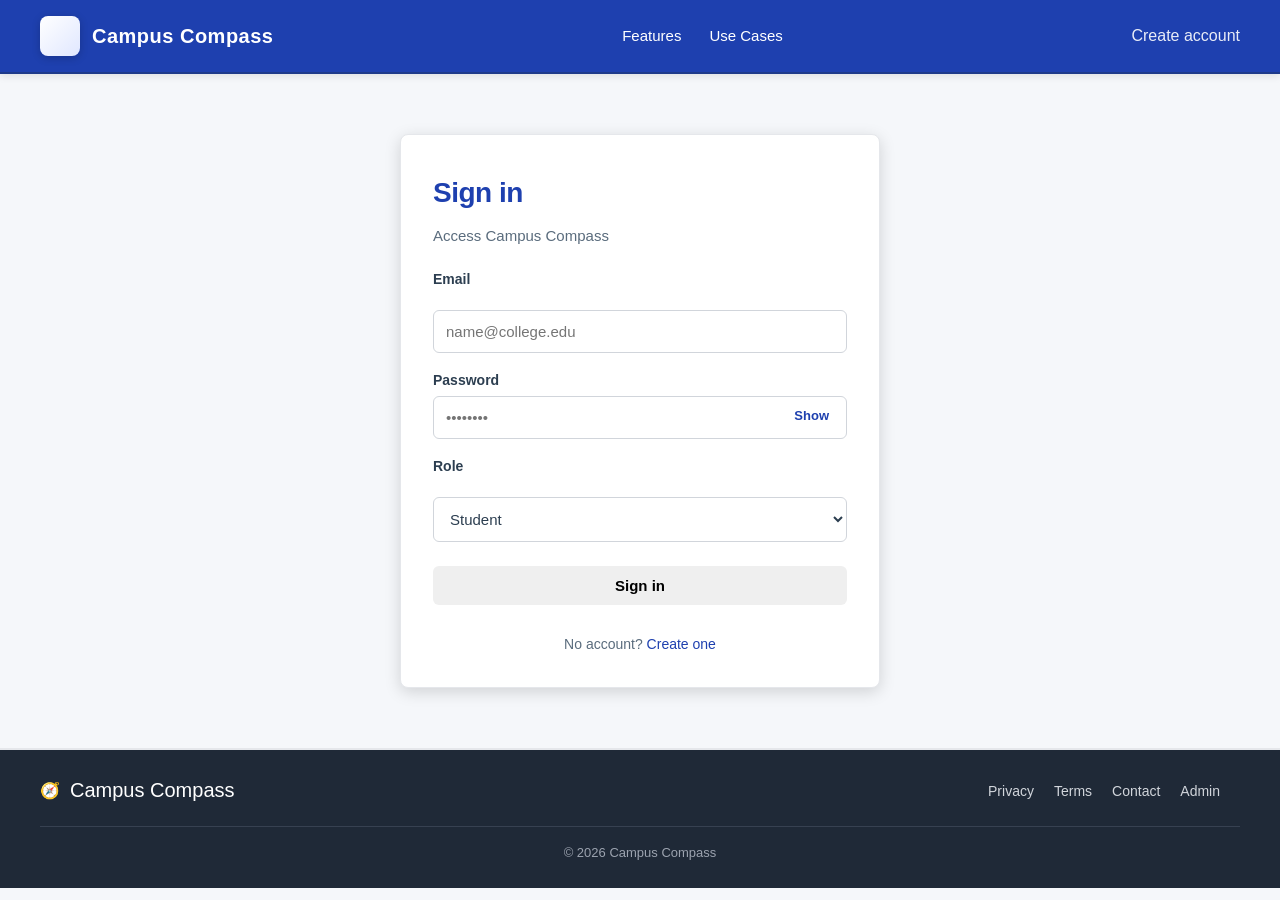
<file: CMforPM/index.html>
<!DOCTYPE html>
<html lang="en">
  <head>
    <meta charset="utf-8" />
    <meta name="viewport" content="width=device-width, initial-scale=1" />
    <title>Campus Compass — Sign in</title>
    <meta name="description" content="Campus Compass is a web-based Lost & Found Management System for college campuses." />
    <link rel="preconnect" href="https://fonts.googleapis.com" />
    <link rel="preconnect" href="https://fonts.gstatic.com" crossorigin />
    <link href="https://fonts.googleapis.com/css2?family=Inter:wght@400;500;600;700&display=swap" rel="stylesheet" />
    <link rel="stylesheet" href="assets/css/styles.css" />
  </head>
  <body>
    <header class="site-header">
      <div class="container header-inner">
        <a class="brand" href="home.html" aria-label="Campus Compass home">
          <span class="brand-logo" aria-hidden="true"></span>
          <span class="brand-name">Campus Compass</span>
        </a>
        <nav class="nav" aria-label="Primary">
          <ul class="nav-list">
            <li><a href="features.html">Features</a></li>
            <li><a href="use-cases.html">Use Cases</a></li>
          </ul>
        </nav>
        <div class="auth-actions"><a class="link dim" href="signup.html">Create account</a></div>
      </div>
    </header>

    <main>
      <section class="auth hero-center">
        <div class="container auth-container">
          <div class="auth-card" role="region" aria-labelledby="login-heading">
            <h1 id="login-heading" class="auth-title">Sign in</h1>
            <p class="auth-sub">Access Campus Compass</p>
            <form id="login-form" class="auth-form" action="home.html" method="get" novalidate>
              <label class="auth-label" for="login-email">Email</label>
              <input id="login-email" name="email" type="email" autocomplete="email" placeholder="name@college.edu" required />

              <div class="password-field">
                <label class="auth-label" for="login-password">Password</label>
                <input id="login-password" name="password" type="password" autocomplete="current-password" placeholder="••••••••" required />
                <button class="pw-toggle" type="button" aria-label="Show password">Show</button>
              </div>

              <label class="auth-label" for="login-role">Role</label>
              <select id="login-role" name="role" required>
                <option value="student">Student</option>
                <option value="management">Management</option>
                <option value="admin">Admin</option>
              </select>

              <button class="btn btn-pill btn-primary-hero auth-submit" type="submit">Sign in</button>
              <p class="auth-alt">No account? <a href="signup.html" class="link">Create one</a></p>
            </form>
            <noscript>
              <p class="auth-alt">JavaScript is required for role-based redirect. Without JS, this form will go to the home page.</p>
            </noscript>
          </div>
        </div>
      </section>

      <!-- Auth page has no additional sections -->
    </main>

    <footer class="site-footer">
      <div class="container footer-inner">
        <div class="footer-brand">
          <span class="brand-mark" aria-hidden="true">🧭</span>
          <span class="brand-name">Campus Compass</span>
        </div>
        <nav aria-label="Footer">
          <ul class="footer-nav">
            <li><a href="#">Privacy</a></li>
            <li><a href="#">Terms</a></li>
            <li><a href="#">Contact</a></li>
            <li><a href="#">Admin</a></li>
          </ul>
        </nav>
        <p class="copyright">© <span id="year"></span> Campus Compass</p>
      </div>
    </footer>

    <script>
      const yearEl = document.getElementById('year');
      if (yearEl) yearEl.textContent = String(new Date().getFullYear());
    </script>
    <script src="assets/js/database.js"></script>
    <script src="assets/js/main.js"></script>
  </body>
  </html>
</file>
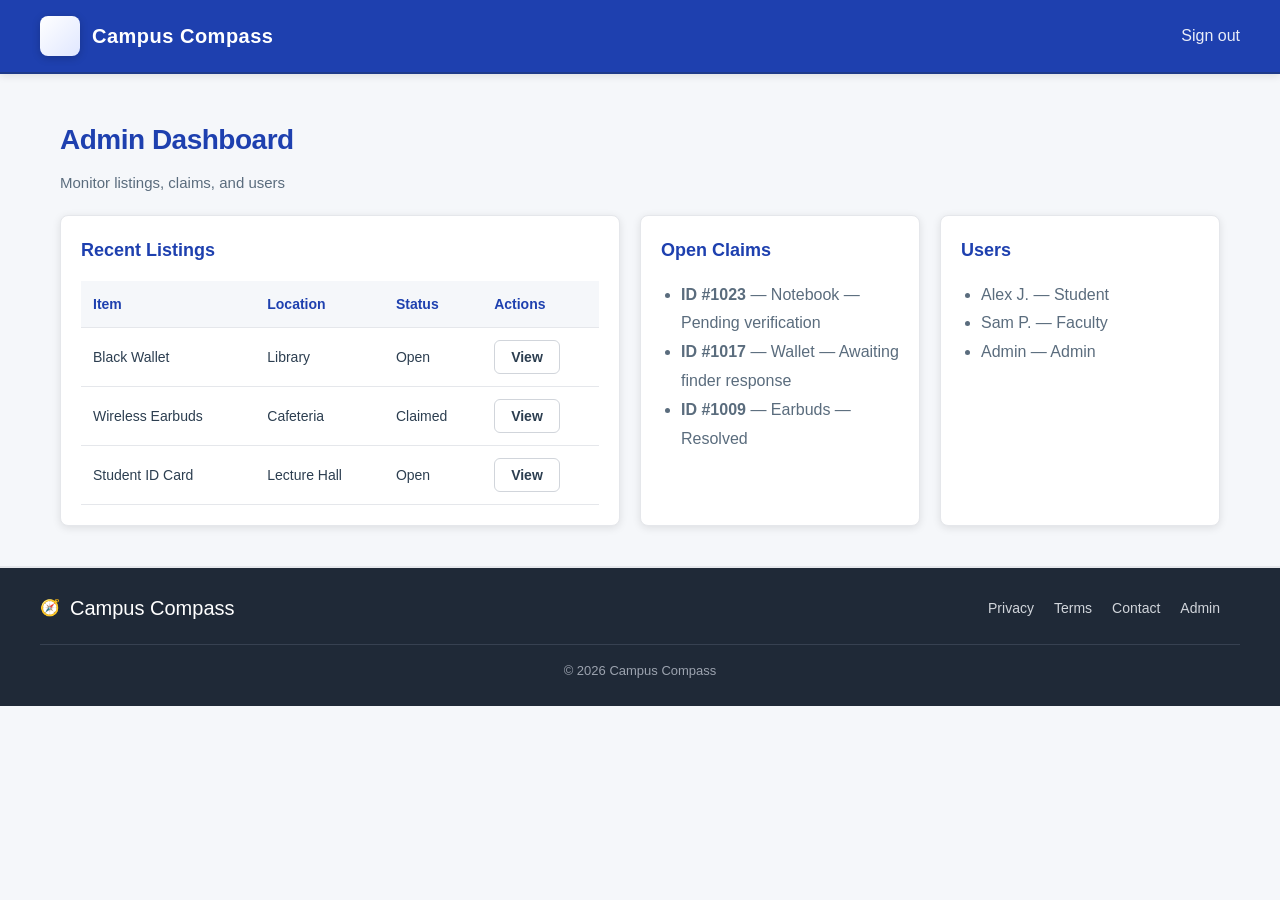
<file: CMforPM/admin.html>
<!DOCTYPE html>
<html lang="en">
  <head>
    <meta charset="utf-8" />
    <meta name="viewport" content="width=device-width, initial-scale=1" />
    <title>Campus Compass — Admin Dashboard</title>
    <link rel="preconnect" href="https://fonts.googleapis.com" />
    <link rel="preconnect" href="https://fonts.gstatic.com" crossorigin />
    <link href="https://fonts.googleapis.com/css2?family=Inter:wght@400;500;600;700&display=swap" rel="stylesheet" />
    <link rel="stylesheet" href="assets/css/styles.css" />
  </head>
  <body>
    <header class="site-header">
      <div class="container header-inner">
        <a class="brand" href="home.html" aria-label="Campus Compass home">
          <span class="brand-logo" aria-hidden="true"></span>
          <span class="brand-name">Campus Compass</span>
        </a>
        <div class="auth-actions">
          <a class="link dim" href="index.html">Sign out</a>
        </div>
      </div>
    </header>

    <main>
      <section class="admin hero-center">
        <div class="container">
          <h1 class="auth-title">Admin Dashboard</h1>
          <p class="auth-sub">Monitor listings, claims, and users</p>

          <div class="admin-grid">
            <div class="admin-card">
              <h2>Recent Listings</h2>
              <table class="admin-table">
                <thead>
                  <tr><th>Item</th><th>Location</th><th>Status</th><th>Actions</th></tr>
                </thead>
                <tbody>
                  <tr><td>Black Wallet</td><td>Library</td><td>Open</td><td><button class="btn btn-sm btn-outline">View</button></td></tr>
                  <tr><td>Wireless Earbuds</td><td>Cafeteria</td><td>Claimed</td><td><button class="btn btn-sm btn-outline">View</button></td></tr>
                  <tr><td>Student ID Card</td><td>Lecture Hall</td><td>Open</td><td><button class="btn btn-sm btn-outline">View</button></td></tr>
                </tbody>
              </table>
            </div>
            <div class="admin-card">
              <h2>Open Claims</h2>
              <ul class="admin-list">
                <li><strong>ID #1023</strong> — Notebook — Pending verification</li>
                <li><strong>ID #1017</strong> — Wallet — Awaiting finder response</li>
                <li><strong>ID #1009</strong> — Earbuds — Resolved</li>
              </ul>
            </div>
            <div class="admin-card">
              <h2>Users</h2>
              <ul class="admin-list">
                <li>Alex J. — Student</li>
                <li>Sam P. — Faculty</li>
                <li>Admin — Admin</li>
              </ul>
            </div>
          </div>
        </div>
      </section>
    </main>

    <footer class="site-footer">
      <div class="container footer-inner">
        <div class="footer-brand">
          <span class="brand-mark" aria-hidden="true">🧭</span>
          <span class="brand-name">Campus Compass</span>
        </div>
        <nav aria-label="Footer">
          <ul class="footer-nav">
            <li><a href="#">Privacy</a></li>
            <li><a href="#">Terms</a></li>
            <li><a href="#">Contact</a></li>
            <li><a href="admin.html">Admin</a></li>
          </ul>
        </nav>
        <p class="copyright">© <span id="year"></span> Campus Compass</p>
      </div>
    </footer>

    <script>
      const yearEl = document.getElementById('year');
      if (yearEl) yearEl.textContent = String(new Date().getFullYear());
    </script>
  </body>
  </html>
</file>
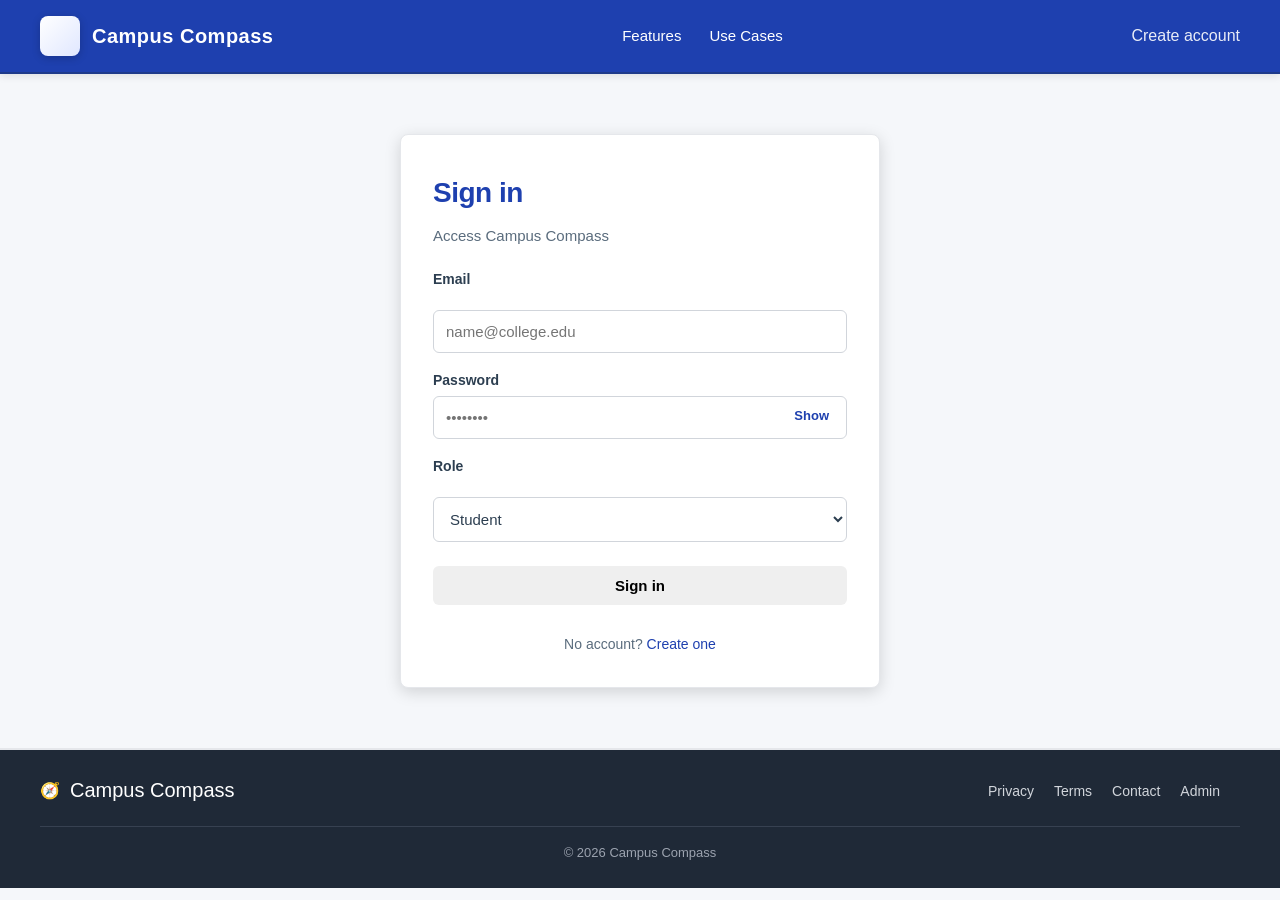
<file: CMforPM/chat.html>
<!DOCTYPE html>
<html lang="en">
  <head>
    <meta charset="utf-8" />
    <meta name="viewport" content="width=device-width, initial-scale=1" />
    <title>Campus Compass — Conversation</title>
    <link rel="preconnect" href="https://fonts.googleapis.com" />
    <link rel="preconnect" href="https://fonts.gstatic.com" crossorigin />
    <link href="https://fonts.googleapis.com/css2?family=Inter:wght@400;500;600;700&display=swap" rel="stylesheet" />
    <link rel="stylesheet" href="assets/css/styles.css" />
    <style>
      .chat-container {
        max-width: 900px;
        margin: 40px auto;
        background: var(--card);
        border: 1px solid var(--border);
        border-radius: var(--radius);
        box-shadow: var(--shadow-lg);
        overflow: hidden;
        display: grid;
        grid-template-rows: auto 1fr auto;
        height: calc(100vh - 200px);
        min-height: 600px;
      }
      .chat-header {
        padding: 20px;
        background: var(--primary);
        color: white;
        border-bottom: 1px solid var(--border);
      }
      .chat-header h2 {
        margin: 0 0 8px;
        font-size: 20px;
      }
      .chat-header p {
        margin: 0;
        font-size: 14px;
        opacity: 0.9;
      }
      .chat-messages {
        padding: 20px;
        overflow-y: auto;
        display: flex;
        flex-direction: column;
        gap: 16px;
        background: var(--bg);
      }
      .message {
        display: flex;
        flex-direction: column;
        max-width: 70%;
        animation: fadeIn 0.3s;
      }
      .message.own {
        align-self: flex-end;
      }
      .message.other {
        align-self: flex-start;
      }
      .message-header {
        font-size: 12px;
        font-weight: 600;
        color: var(--text-dim);
        margin-bottom: 4px;
      }
      .message.own .message-header {
        text-align: right;
      }
      .message-bubble {
        padding: 12px 16px;
        border-radius: 12px;
        word-wrap: break-word;
      }
      .message.own .message-bubble {
        background: var(--primary);
        color: white;
        border-bottom-right-radius: 4px;
      }
      .message.other .message-bubble {
        background: var(--card);
        color: var(--text);
        border: 1px solid var(--border);
        border-bottom-left-radius: 4px;
      }
      .message-time {
        font-size: 11px;
        color: var(--text-dim);
        margin-top: 4px;
      }
      .message.own .message-time {
        text-align: right;
      }
      .chat-input-area {
        padding: 20px;
        background: var(--card);
        border-top: 1px solid var(--border);
        display: grid;
        grid-template-columns: 1fr auto;
        gap: 12px;
      }
      .chat-input {
        padding: 12px;
        border: 1px solid var(--border-dark);
        border-radius: 8px;
        font-size: 15px;
        font-family: inherit;
        resize: none;
      }
      .chat-input:focus {
        outline: none;
        border-color: var(--primary);
        box-shadow: 0 0 0 3px rgba(30, 64, 175, 0.1);
      }
      .no-access {
        text-align: center;
        padding: 60px 20px;
        color: var(--text-dim);
      }
      .no-access h2 {
        color: var(--primary);
        margin-bottom: 12px;
      }
      @keyframes fadeIn {
        from { opacity: 0; transform: translateY(10px); }
        to { opacity: 1; transform: translateY(0); }
      }
      .item-info {
        background: #f3f4f6;
        padding: 12px;
        border-radius: 8px;
        margin-bottom: 16px;
        font-size: 14px;
      }
      .item-info strong {
        color: var(--primary);
      }
    </style>
  </head>
  <body>
    <header class="site-header">
      <div class="container header-inner">
        <a class="brand" href="dashboard.html" aria-label="Campus Compass home">
          <span class="brand-logo" aria-hidden="true"></span>
          <span class="brand-name">Campus Compass</span>
        </a>
        <nav class="nav" aria-label="Primary">
          <ul class="nav-list">
            <li><a href="dashboard.html">Dashboard</a></li>
            <li><a href="home.html">Home</a></li>
          </ul>
        </nav>
        <div class="auth-actions"></div>
      </div>
    </header>

    <main>
      <section class="hero-institutional">
        <div class="container">
          <div id="chat-container" class="chat-container">
            <!-- Content will be loaded by JavaScript -->
          </div>
          <div id="no-access" class="no-access" style="display: none;">
            <h2>Access Denied</h2>
            <p>You don't have permission to view this conversation.</p>
            <a href="dashboard.html" class="btn btn-primary" style="margin-top: 16px;">Back to Dashboard</a>
          </div>
        </div>
      </section>
    </main>

    <footer class="site-footer">
      <div class="container footer-inner">
        <div class="footer-brand">
          <span class="brand-mark" aria-hidden="true">🧭</span>
          <span class="brand-name">Campus Compass</span>
        </div>
        <nav aria-label="Footer">
          <ul class="footer-nav">
            <li><a href="#">Privacy</a></li>
            <li><a href="#">Terms</a></li>
            <li><a href="#">Contact</a></li>
          </ul>
        </nav>
        <p class="copyright">© <span id="year"></span> Campus Compass</p>
      </div>
    </footer>

    <script>
      const yearEl = document.getElementById('year');
      if (yearEl) yearEl.textContent = String(new Date().getFullYear());
    </script>
    <script src="assets/js/database.js"></script>
    <script src="assets/js/main.js"></script>
    <script src="assets/js/chat.js"></script>
  </body>
</html>
</file>
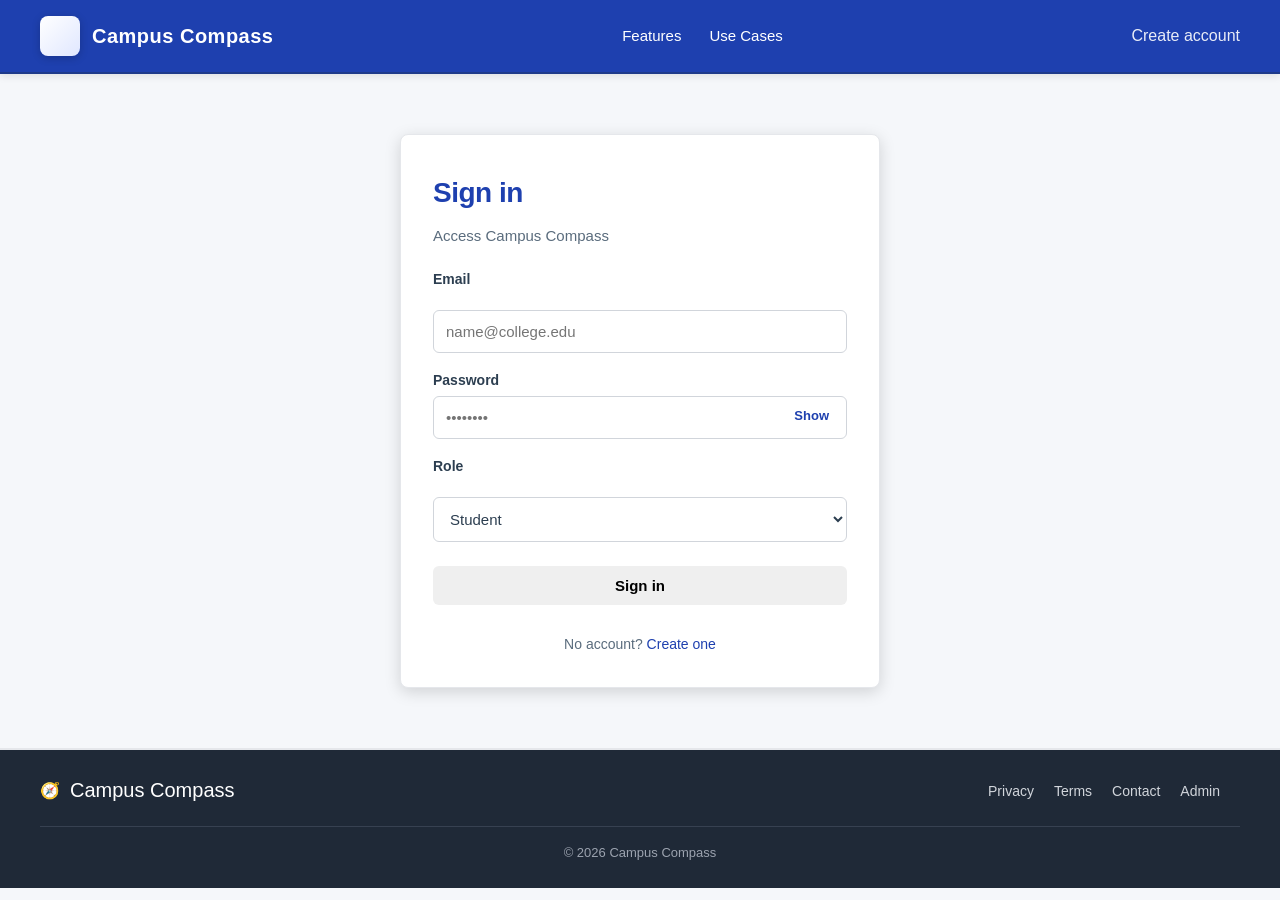
<file: CMforPM/dashboard.html>
<!DOCTYPE html>
<html lang="en">
  <head>
    <meta charset="utf-8" />
    <meta name="viewport" content="width=device-width, initial-scale=1" />
    <title>Campus Compass — Dashboard</title>
    <link rel="preconnect" href="https://fonts.googleapis.com" />
    <link rel="preconnect" href="https://fonts.gstatic.com" crossorigin />
    <link href="https://fonts.googleapis.com/css2?family=Inter:wght@400;500;600;700&display=swap" rel="stylesheet" />
    <link rel="stylesheet" href="assets/css/styles.css" />
  </head>
  <body>
    <header class="site-header">
      <div class="container header-inner">
        <a class="brand" href="dashboard.html" aria-label="Campus Compass home">
          <span class="brand-logo" aria-hidden="true"></span>
          <span class="brand-name">Campus Compass</span>
        </a>
        <nav class="nav" aria-label="Primary">
          <ul class="nav-list">
            <li><a href="dashboard.html">Dashboard</a></li>
            <li><a href="home.html">Home</a></li>
            <li><a href="features.html">Features</a></li>
          </ul>
        </nav>
        <div class="auth-actions"></div>
      </div>
    </header>

    <main>
      <section class="hero-institutional">
        <div class="container">
          <h1 class="hero-title">Lost & Found Dashboard</h1>
          <p class="hero-subtitle">Report, search, and manage lost items</p>

          <!-- Upload Section -->
          <div id="upload-section" class="upload-section" style="margin: 30px 0; background: var(--card); padding: 24px; border-radius: var(--radius); border: 1px solid var(--border); box-shadow: var(--shadow);">
            <h2 style="margin: 0 0 20px; color: var(--primary); font-size: 22px;">Upload Lost Item</h2>
            <form id="upload-form" class="upload-form">
              <div style="display: grid; grid-template-columns: 1fr 1fr; gap: 16px; margin-bottom: 16px;">
                <div>
                  <label class="auth-label" for="item-title">Item Title *</label>
                  <input id="item-title" type="text" required placeholder="e.g., Black Wallet" />
                </div>
                <div>
                  <label class="auth-label" for="item-category">Category *</label>
                  <select id="item-category" required>
                    <option value="">Select category</option>
                    <option value="electronics">Electronics</option>
                    <option value="cards">Cards & IDs</option>
                    <option value="accessories">Accessories</option>
                    <option value="books">Books & Notes</option>
                    <option value="clothing">Clothing</option>
                    <option value="others">Others</option>
                  </select>
                </div>
              </div>
              <div style="display: grid; grid-template-columns: 1fr 1fr; gap: 16px; margin-bottom: 16px;">
                <div>
                  <label class="auth-label" for="item-location">Location Found *</label>
                  <select id="item-location" required>
                    <option value="">Select location</option>
                    <option value="library">Library</option>
                    <option value="lecture-hall">Lecture Halls</option>
                    <option value="cafeteria">Cafeteria</option>
                    <option value="hostel">Hostels</option>
                    <option value="sports">Sports Complex</option>
                    <option value="other">Other</option>
                  </select>
                </div>
                <div>
                  <label class="auth-label" for="item-image">Image (Optional)</label>
                  <input id="item-image" type="file" accept="image/*" />
                </div>
              </div>
              <div style="margin-bottom: 16px;">
                <label class="auth-label" for="item-description">Description *</label>
                <textarea id="item-description" required rows="3" placeholder="Describe the item in detail..." style="width: 100%; padding: 12px; border-radius: 6px; border: 1px solid var(--border-dark); font-family: inherit; font-size: 15px;"></textarea>
              </div>
              <button type="submit" class="btn btn-primary">Upload Item</button>
            </form>
          </div>

          <!-- Search and Filter Section -->
          <div class="filters-section" style="margin: 30px 0; background: var(--card); padding: 20px; border-radius: var(--radius); border: 1px solid var(--border); box-shadow: var(--shadow);">
            <h2 style="margin: 0 0 16px; color: var(--primary); font-size: 20px;">Search & Filter Items</h2>
            <form id="search-filters" class="filters">
              <input id="search-keyword" type="search" placeholder="Search by keyword..." />
              <select id="filter-category">
                <option value="">All categories</option>
                <option value="electronics">Electronics</option>
                <option value="cards">Cards & IDs</option>
                <option value="accessories">Accessories</option>
                <option value="books">Books & Notes</option>
                <option value="clothing">Clothing</option>
                <option value="others">Others</option>
              </select>
              <select id="filter-location">
                <option value="">All locations</option>
                <option value="library">Library</option>
                <option value="lecture-hall">Lecture Halls</option>
                <option value="cafeteria">Cafeteria</option>
                <option value="hostel">Hostels</option>
                <option value="sports">Sports Complex</option>
                <option value="other">Other</option>
              </select>
              <select id="filter-status">
                <option value="">All status</option>
                <option value="pending">Pending</option>
                <option value="open">Open</option>
                <option value="under claiming process">Under Claiming Process</option>
                <option value="claimed">Claimed</option>
                <option value="resolved">Resolved</option>
              </select>
              <button type="reset" class="btn btn-outline">Clear</button>
            </form>
          </div>

          <!-- Conversations Section (Admin/Management only) -->
          <div id="conversations-section" style="margin: 30px 0; background: var(--card); padding: 24px; border-radius: var(--radius); border: 1px solid var(--border); box-shadow: var(--shadow); display: none;">
            <h2 style="margin: 0 0 20px; color: var(--primary); font-size: 22px;">All Conversations</h2>
            <div id="conversations-list"></div>
          </div>

          <!-- Items Display Section -->
          <div class="items-section">
            <h2 style="margin: 0 0 20px; color: var(--primary); font-size: 24px;">All Lost Items</h2>
            <div id="items-container" class="card-grid">
              <!-- Items will be loaded here by JavaScript -->
            </div>
            <div id="no-items" style="display: none; text-align: center; padding: 40px; color: var(--text-dim);">
              <p style="font-size: 18px;">No items found. Upload the first lost item!</p>
            </div>
          </div>
        </div>
      </section>
    </main>

    <footer class="site-footer">
      <div class="container footer-inner">
        <div class="footer-brand">
          <span class="brand-mark" aria-hidden="true">🧭</span>
          <span class="brand-name">Campus Compass</span>
        </div>
        <nav aria-label="Footer">
          <ul class="footer-nav">
            <li><a href="#">Privacy</a></li>
            <li><a href="#">Terms</a></li>
            <li><a href="#">Contact</a></li>
          </ul>
        </nav>
        <p class="copyright">© <span id="year"></span> Campus Compass</p>
      </div>
    </footer>

    <script>
      const yearEl = document.getElementById('year');
      if (yearEl) yearEl.textContent = String(new Date().getFullYear());
    </script>
    <script src="assets/js/database.js"></script>
    <script src="assets/js/main.js"></script>
    <script src="assets/js/dashboard.js"></script>
  </body>
</html>
</file>
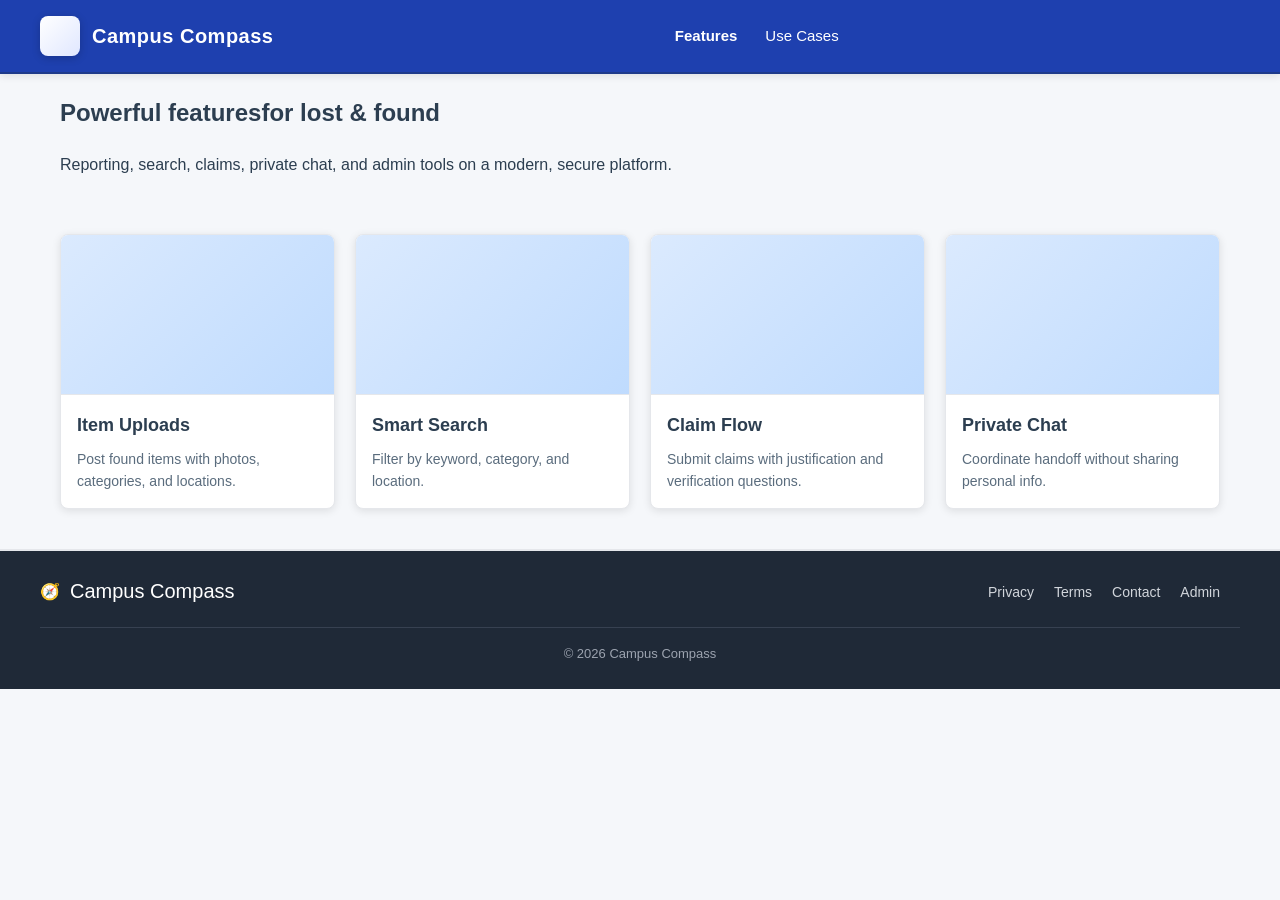
<file: CMforPM/features.html>
<!DOCTYPE html>
<html lang="en">
  <head>
    <meta charset="utf-8" />
    <meta name="viewport" content="width=device-width, initial-scale=1" />
    <title>Campus Compass — Features</title>
    <link rel="preconnect" href="https://fonts.googleapis.com" />
    <link rel="preconnect" href="https://fonts.gstatic.com" crossorigin />
    <link href="https://fonts.googleapis.com/css2?family=Inter:wght@400;500;600;700&display=swap" rel="stylesheet" />
    <link rel="stylesheet" href="assets/css/styles.css" />
    <script defer src="assets/js/main.js"></script>
  </head>
  <body>
    <header class="site-header">
      <div class="container header-inner">
        <a class="brand" href="home.html" aria-label="Campus Compass home">
          <span class="brand-logo" aria-hidden="true"></span>
          <span class="brand-name">Campus Compass</span>
        </a>
        <nav class="nav" aria-label="Primary">
          <ul class="nav-list">
            <li><a aria-current="page" href="features.html">Features</a></li>
            <li><a href="use-cases.html">Use Cases</a></li>
          </ul>
        </nav>
        <div class="auth-actions"></div>
      </div>
    </header>

    <main>
      <section class="hero hero-center">
        <div class="container hero-stack">
          <h1 class="display"><span>Powerful features</span><span class="accent">for lost & found</span></h1>
          <p class="subhead">Reporting, search, claims, private chat, and admin tools on a modern, secure platform.</p>
        </div>
      </section>
      <section class="featured">
        <div class="container">
          <div class="card-grid">
            <article class="item-card"><div class="item-thumb"></div><div class="item-body"><h3 class="item-title">Item Uploads</h3><p class="item-meta">Post found items with photos, categories, and locations.</p></div></article>
            <article class="item-card"><div class="item-thumb"></div><div class="item-body"><h3 class="item-title">Smart Search</h3><p class="item-meta">Filter by keyword, category, and location.</p></div></article>
            <article class="item-card"><div class="item-thumb"></div><div class="item-body"><h3 class="item-title">Claim Flow</h3><p class="item-meta">Submit claims with justification and verification questions.</p></div></article>
            <article class="item-card"><div class="item-thumb"></div><div class="item-body"><h3 class="item-title">Private Chat</h3><p class="item-meta">Coordinate handoff without sharing personal info.</p></div></article>
          </div>
        </div>
      </section>
    </main>

    <footer class="site-footer">
      <div class="container footer-inner">
        <div class="footer-brand"><span class="brand-mark" aria-hidden="true">🧭</span><span class="brand-name">Campus Compass</span></div>
        <nav aria-label="Footer">
          <ul class="footer-nav"><li><a href="#">Privacy</a></li><li><a href="#">Terms</a></li><li><a href="#">Contact</a></li><li><a href="admin.html">Admin</a></li></ul>
        </nav>
        <p class="copyright">© <span id="year"></span> Campus Compass</p>
      </div>
    </footer>
    <script>const yearEl=document.getElementById('year');if(yearEl)yearEl.textContent=String(new Date().getFullYear());</script>
  </body>
  </html>
</file>
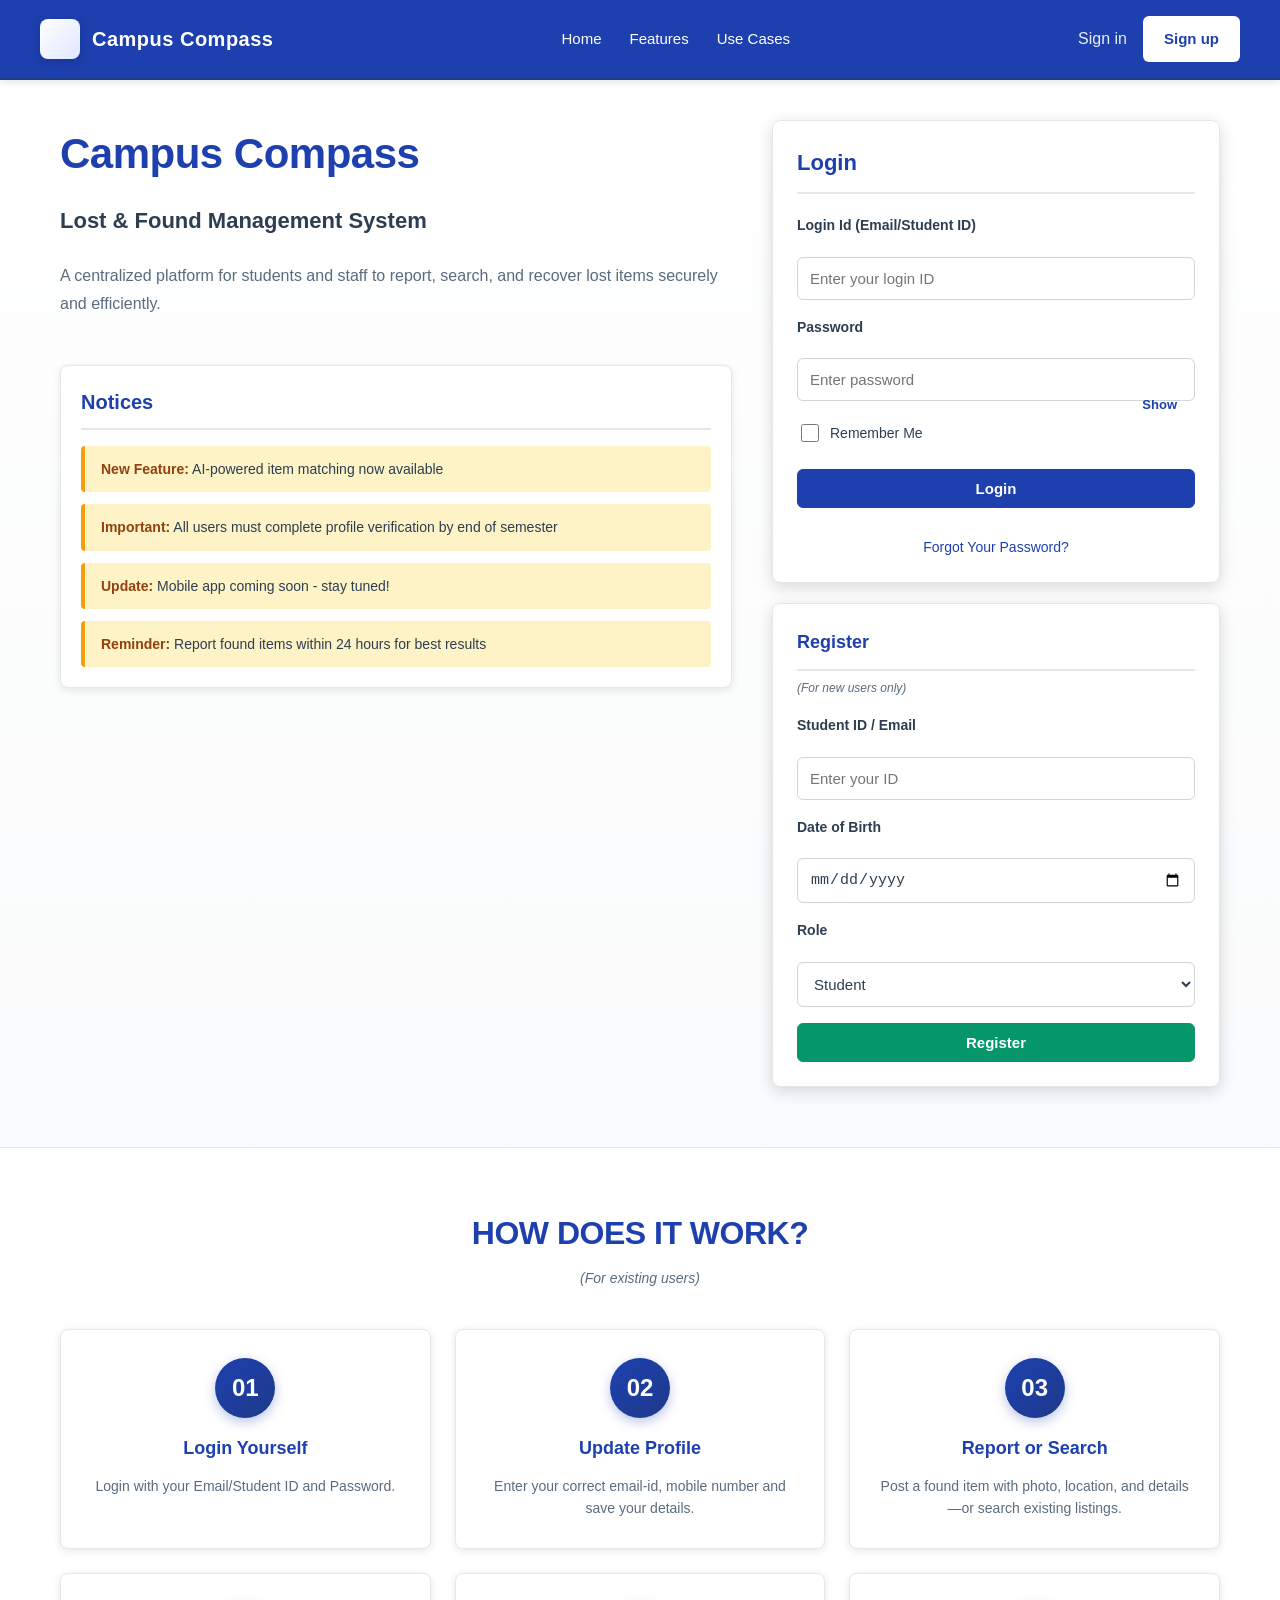
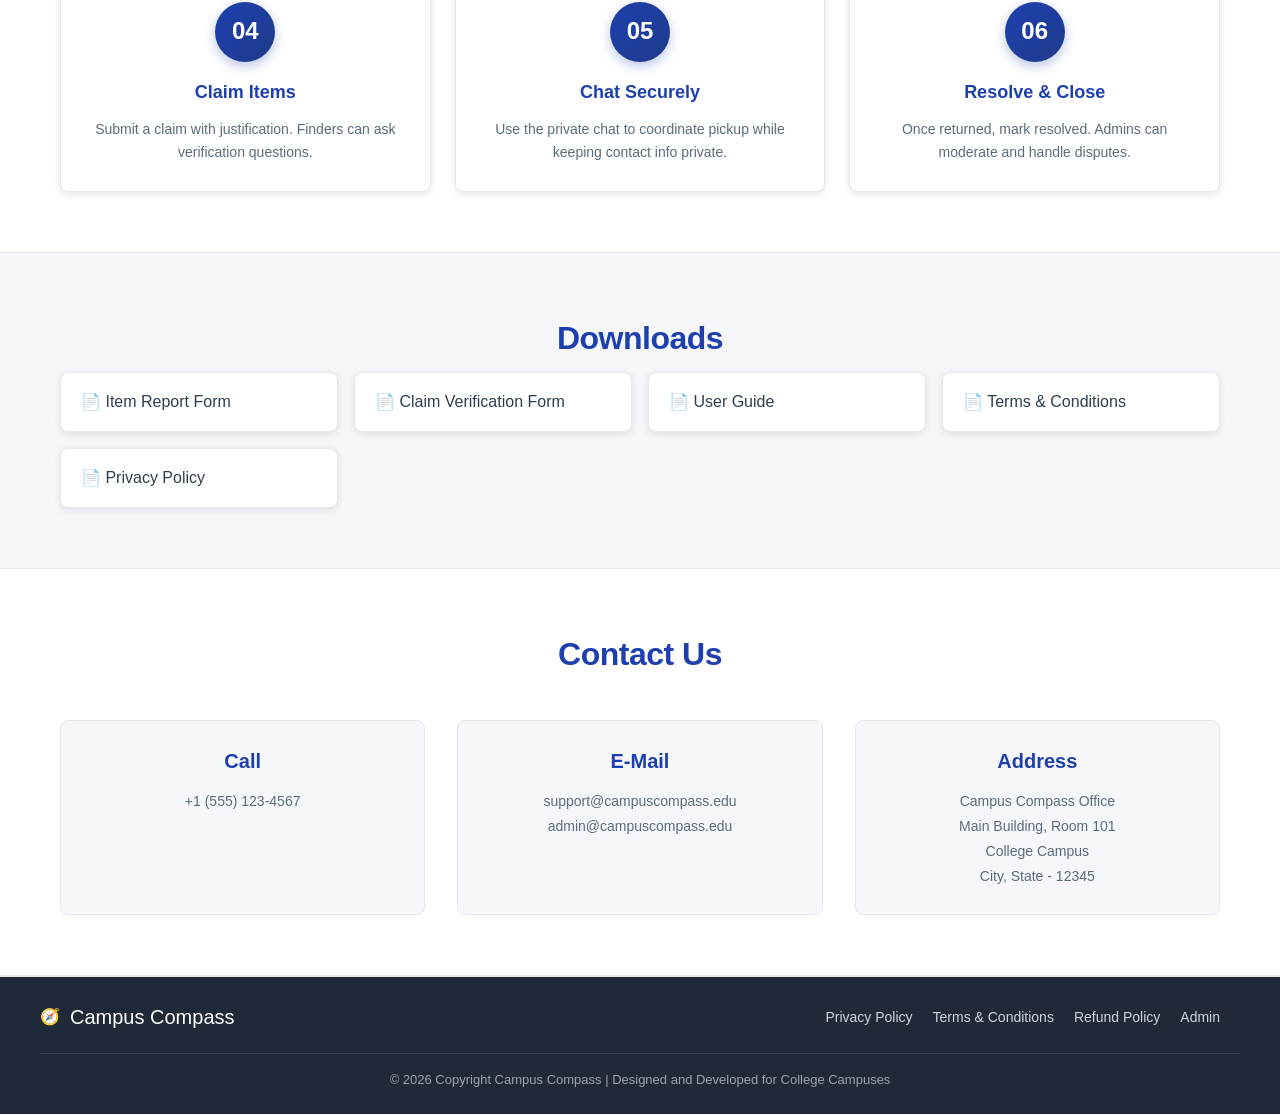
<file: CMforPM/home.html>
<!DOCTYPE html>
<html lang="en">
  <head>
    <meta charset="utf-8" />
    <meta name="viewport" content="width=device-width, initial-scale=1" />
    <title>Campus Compass — Lost & Found Management System</title>
    <meta name="description" content="Campus Compass is a web-based Lost & Found Management System for college campuses." />
    <link rel="preconnect" href="https://fonts.googleapis.com" />
    <link rel="preconnect" href="https://fonts.gstatic.com" crossorigin />
    <link href="https://fonts.googleapis.com/css2?family=Inter:wght@400;500;600;700&display=swap" rel="stylesheet" />
    <link rel="stylesheet" href="assets/css/styles.css" />
  </head>
  <body>
    <header class="site-header">
      <div class="container header-inner">
        <a class="brand" href="home.html" aria-label="Campus Compass home">
          <span class="brand-logo" aria-hidden="true"></span>
          <span class="brand-name">Campus Compass</span>
        </a>
        <nav class="nav" aria-label="Primary">
          <ul class="nav-list">
            <li><a href="home.html">Home</a></li>
            <li><a href="features.html">Features</a></li>
            <li><a href="use-cases.html">Use Cases</a></li>
          </ul>
        </nav>
        <div class="auth-actions">
          <a class="link dim" href="index.html">Sign in</a>
          <a class="btn btn-pill btn-cta" href="signup.html">Sign up</a>
        </div>
      </div>
    </header>

    <main>
      <!-- Hero Section with Login -->
      <section class="hero-institutional">
        <div class="container hero-grid">
          <div class="hero-content">
            <h1 class="hero-title">Campus Compass</h1>
            <p class="hero-subtitle">Lost & Found Management System</p>
            <p class="hero-description">A centralized platform for students and staff to report, search, and recover lost items securely and efficiently.</p>
            
            <!-- Notices Section -->
            <div class="notices-section">
              <h2>Notices</h2>
              <div class="notice-list">
                <div class="notice-item">
                  <strong>New Feature:</strong> AI-powered item matching now available
                </div>
                <div class="notice-item">
                  <strong>Important:</strong> All users must complete profile verification by end of semester
                </div>
                <div class="notice-item">
                  <strong>Update:</strong> Mobile app coming soon - stay tuned!
                </div>
                <div class="notice-item">
                  <strong>Reminder:</strong> Report found items within 24 hours for best results
                </div>
              </div>
            </div>
          </div>

          <div class="login-sidebar" id="login-sidebar">
            <div class="login-box">
              <h2>Login</h2>
              <form id="home-login-form" class="auth-form" novalidate>
                <label class="auth-label" for="home-login-id">Login Id (Email/Student ID)</label>
                <input id="home-login-id" name="loginId" type="text" placeholder="Enter your login ID" required />
                
                <label class="auth-label" for="home-login-password">Password</label>
                <div class="password-field">
                  <input id="home-login-password" name="password" type="password" placeholder="Enter password" required />
                  <button class="pw-toggle" type="button" aria-label="Show password">Show</button>
                </div>

                <label class="auth-check">
                  <input type="checkbox" id="remember-me" />
                  <span>Remember Me</span>
                </label>

                <button class="btn btn-primary auth-submit" type="submit">Login</button>
                <p class="auth-alt"><a href="#" class="link">Forgot Your Password?</a></p>
              </form>
            </div>

            <div class="register-box">
              <h3>Register</h3>
              <p class="register-note">(For new users only)</p>
              <form id="home-register-form" class="auth-form" novalidate>
                <label class="auth-label" for="reg-id">Student ID / Email</label>
                <input id="reg-id" name="regId" type="text" placeholder="Enter your ID" required />
                
                <label class="auth-label" for="reg-dob">Date of Birth</label>
                <input id="reg-dob" name="dob" type="date" required />

                <label class="auth-label" for="reg-role">Role</label>
                <select id="reg-role" name="role" required>
                  <option value="student">Student</option>
                  <option value="management">Management</option>
                  <option value="admin">Admin</option>
                </select>

                <button class="btn btn-secondary" type="submit">Register</button>
              </form>
            </div>
          </div>
        </div>
      </section>

      <!-- How Does It Work Section -->
      <section class="how-it-works">
        <div class="container">
          <h2 class="section-title">HOW DOES IT WORK?</h2>
          <p class="section-subtitle">(For existing users)</p>
          <div class="steps-grid">
            <div class="step-card">
              <div class="step-number">01</div>
              <h3>Login Yourself</h3>
              <p>Login with your Email/Student ID and Password.</p>
            </div>
            <div class="step-card">
              <div class="step-number">02</div>
              <h3>Update Profile</h3>
              <p>Enter your correct email-id, mobile number and save your details.</p>
            </div>
            <div class="step-card">
              <div class="step-number">03</div>
              <h3>Report or Search</h3>
              <p>Post a found item with photo, location, and details—or search existing listings.</p>
            </div>
            <div class="step-card">
              <div class="step-number">04</div>
              <h3>Claim Items</h3>
              <p>Submit a claim with justification. Finders can ask verification questions.</p>
            </div>
            <div class="step-card">
              <div class="step-number">05</div>
              <h3>Chat Securely</h3>
              <p>Use the private chat to coordinate pickup while keeping contact info private.</p>
            </div>
            <div class="step-card">
              <div class="step-number">06</div>
              <h3>Resolve & Close</h3>
              <p>Once returned, mark resolved. Admins can moderate and handle disputes.</p>
            </div>
          </div>
        </div>
      </section>

      <!-- Downloads Section -->
      <section class="downloads-section">
        <div class="container">
          <h2 class="section-title">Downloads</h2>
          <ul class="download-list">
            <li><a href="#" class="download-link">📄 Item Report Form</a></li>
            <li><a href="#" class="download-link">📄 Claim Verification Form</a></li>
            <li><a href="#" class="download-link">📄 User Guide</a></li>
            <li><a href="#" class="download-link">📄 Terms & Conditions</a></li>
            <li><a href="#" class="download-link">📄 Privacy Policy</a></li>
          </ul>
        </div>
      </section>

      <!-- Contact Section -->
      <section class="contact-section">
        <div class="container">
          <h2 class="section-title">Contact Us</h2>
          <div class="contact-grid">
            <div class="contact-item">
              <h3>Call</h3>
              <p>+1 (555) 123-4567</p>
            </div>
            <div class="contact-item">
              <h3>E-Mail</h3>
              <p>support@campuscompass.edu<br />admin@campuscompass.edu</p>
            </div>
            <div class="contact-item">
              <h3>Address</h3>
              <p>Campus Compass Office<br />Main Building, Room 101<br />College Campus<br />City, State - 12345</p>
            </div>
          </div>
        </div>
      </section>
    </main>

    <footer class="site-footer">
      <div class="container footer-inner">
        <div class="footer-brand">
          <span class="brand-mark" aria-hidden="true">🧭</span>
          <span class="brand-name">Campus Compass</span>
        </div>
        <nav aria-label="Footer">
          <ul class="footer-nav">
            <li><a href="#">Privacy Policy</a></li>
            <li><a href="#">Terms & Conditions</a></li>
            <li><a href="#">Refund Policy</a></li>
            <li><a href="admin.html">Admin</a></li>
          </ul>
        </nav>
        <p class="copyright">© <span id="year"></span> Copyright Campus Compass | Designed and Developed for College Campuses</p>
      </div>
    </footer>

    <script>
      const yearEl = document.getElementById('year');
      if (yearEl) yearEl.textContent = String(new Date().getFullYear());
    </script>
    <script src="assets/js/database.js"></script>
    <script src="assets/js/main.js"></script>
    <script>
      // Hide login sidebar if user is logged in
      (function() {
        function onReady(fn) {
          if (document.readyState === 'loading') {
            document.addEventListener('DOMContentLoaded', fn, { once: true });
          } else {
            fn();
          }
        }
        onReady(function() {
          const authData = localStorage.getItem('cc_current_user');
          if (authData) {
            const sidebar = document.getElementById('login-sidebar');
            if (sidebar) {
              sidebar.innerHTML = '<div class="login-box"><h2>Welcome Back!</h2><p style="color: var(--text-dim); margin-bottom: 16px;">You are already logged in.</p><a href="dashboard.html" class="btn btn-primary" style="width: 100%;">Go to Dashboard</a></div>';
            }
          }
        });
      })();
    </script>
  </body>
</html>
</file>
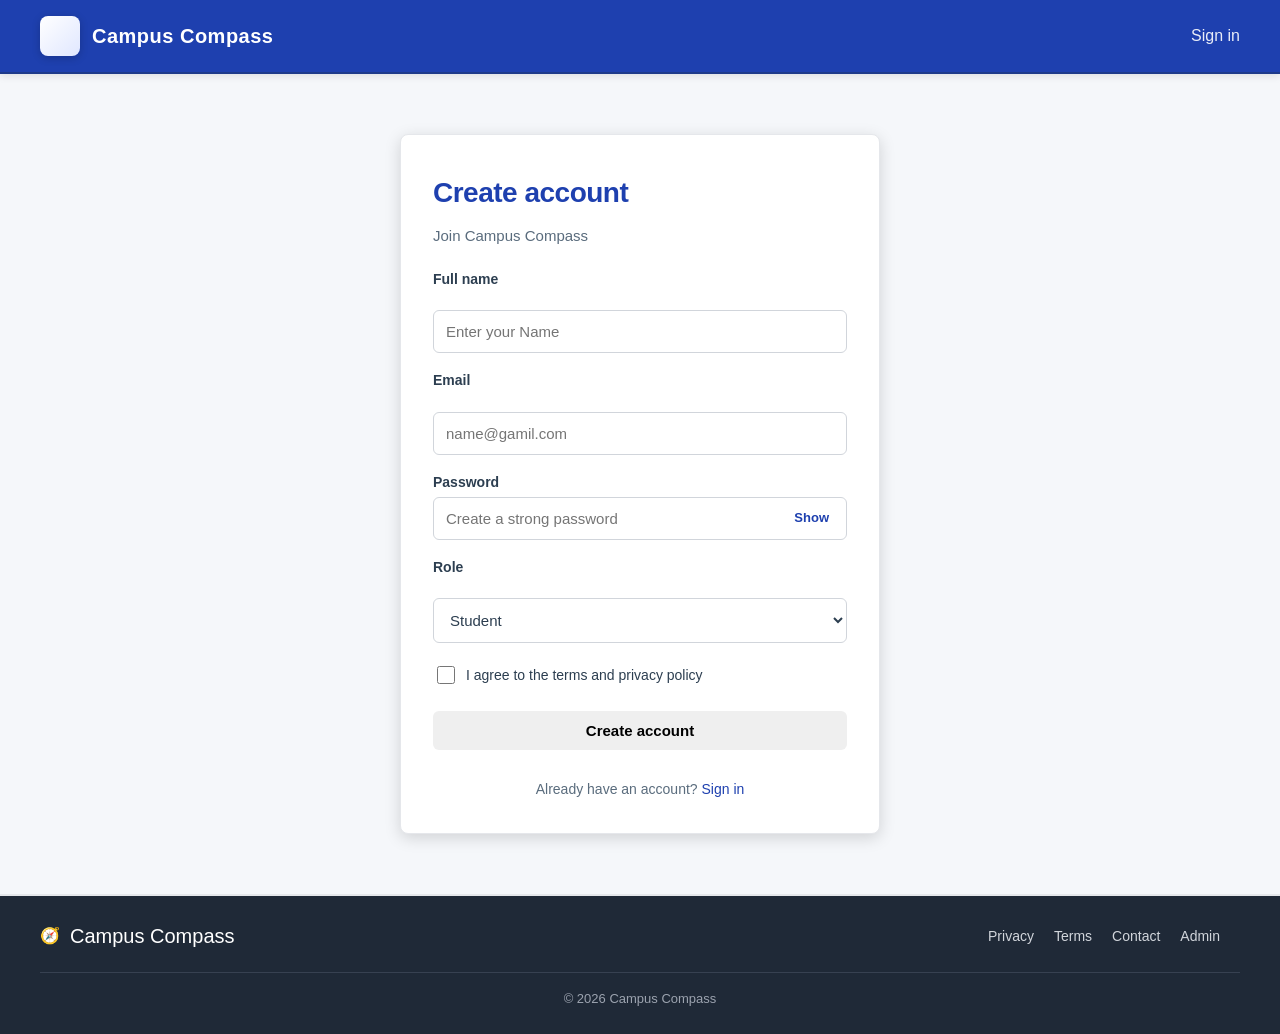
<file: CMforPM/signup.html>
<!DOCTYPE html>
<html lang="en">
  <head>
    <meta charset="utf-8" />
    <meta name="viewport" content="width=device-width, initial-scale=1" />
    <title>Campus Compass — Sign up</title>
    <meta name="description" content="Create your Campus Compass account." />
    <link rel="preconnect" href="https://fonts.googleapis.com" />
    <link rel="preconnect" href="https://fonts.gstatic.com" crossorigin />
    <link href="https://fonts.googleapis.com/css2?family=Inter:wght@400;500;600;700&display=swap" rel="stylesheet" />
    <link rel="stylesheet" href="assets/css/styles.css" />
  </head>
  <body>
    <header class="site-header">
      <div class="container header-inner">
        <a class="brand" href="home.html" aria-label="Campus Compass home">
          <span class="brand-logo" aria-hidden="true"></span>
          <span class="brand-name">Campus Compass</span>
        </a>
        <div class="auth-actions">
          <a class="link dim" href="index.html">Sign in</a>
        </div>
      </div>
    </header>

    <main>
      <section class="auth hero-center">
        <div class="container auth-container">
          <div class="auth-card" role="region" aria-labelledby="signup-heading">
            <h1 id="signup-heading" class="auth-title">Create account</h1>
            <p class="auth-sub">Join Campus Compass</p>
            <form id="signup-form" class="auth-form" novalidate>
              <label class="auth-label" for="su-name">Full name</label>
              <input id="su-name" name="name" type="text" autocomplete="name" placeholder="Enter your Name" required />

              <label class="auth-label" for="su-email">Email</label>
              <input id="su-email" name="email" type="email" autocomplete="email" placeholder="name@gamil.com" required />

              <div class="password-field">
                <label class="auth-label" for="su-password">Password</label>
                <input id="su-password" name="password" type="password" autocomplete="new-password" placeholder="Create a strong password" required />
                <button class="pw-toggle" type="button" aria-label="Show password">Show</button>
              </div>

              <label class="auth-label" for="su-role">Role</label>
              <select id="su-role" name="role" required>
                <option value="student">Student</option>
                <option value="management">Management</option>
                <option value="admin">Admin</option>
              </select>

              <label class="auth-check">
                <input type="checkbox" id="su-terms" required />
                <span>I agree to the terms and privacy policy</span>
              </label>

              <button class="btn btn-pill btn-primary-hero auth-submit" type="submit">Create account</button>
              <p class="auth-alt">Already have an account? <a href="index.html" class="link">Sign in</a></p>
            </form>
          </div>
        </div>
      </section>
    </main>

    <footer class="site-footer">
      <div class="container footer-inner">
        <div class="footer-brand">
          <span class="brand-mark" aria-hidden="true">🧭</span>
          <span class="brand-name">Campus Compass</span>
        </div>
        <nav aria-label="Footer">
          <ul class="footer-nav">
            <li><a href="#">Privacy</a></li>
            <li><a href="#">Terms</a></li>
            <li><a href="#">Contact</a></li>
            <li><a href="#">Admin</a></li>
          </ul>
        </nav>
        <p class="copyright">© <span id="year"></span> Campus Compass</p>
      </div>
    </footer>

    <script>
      const yearEl = document.getElementById('year');
      if (yearEl) yearEl.textContent = String(new Date().getFullYear());
    </script>
    <script src="assets/js/database.js"></script>
    <script src="assets/js/main.js"></script>
  </body>
  </html>
</file>
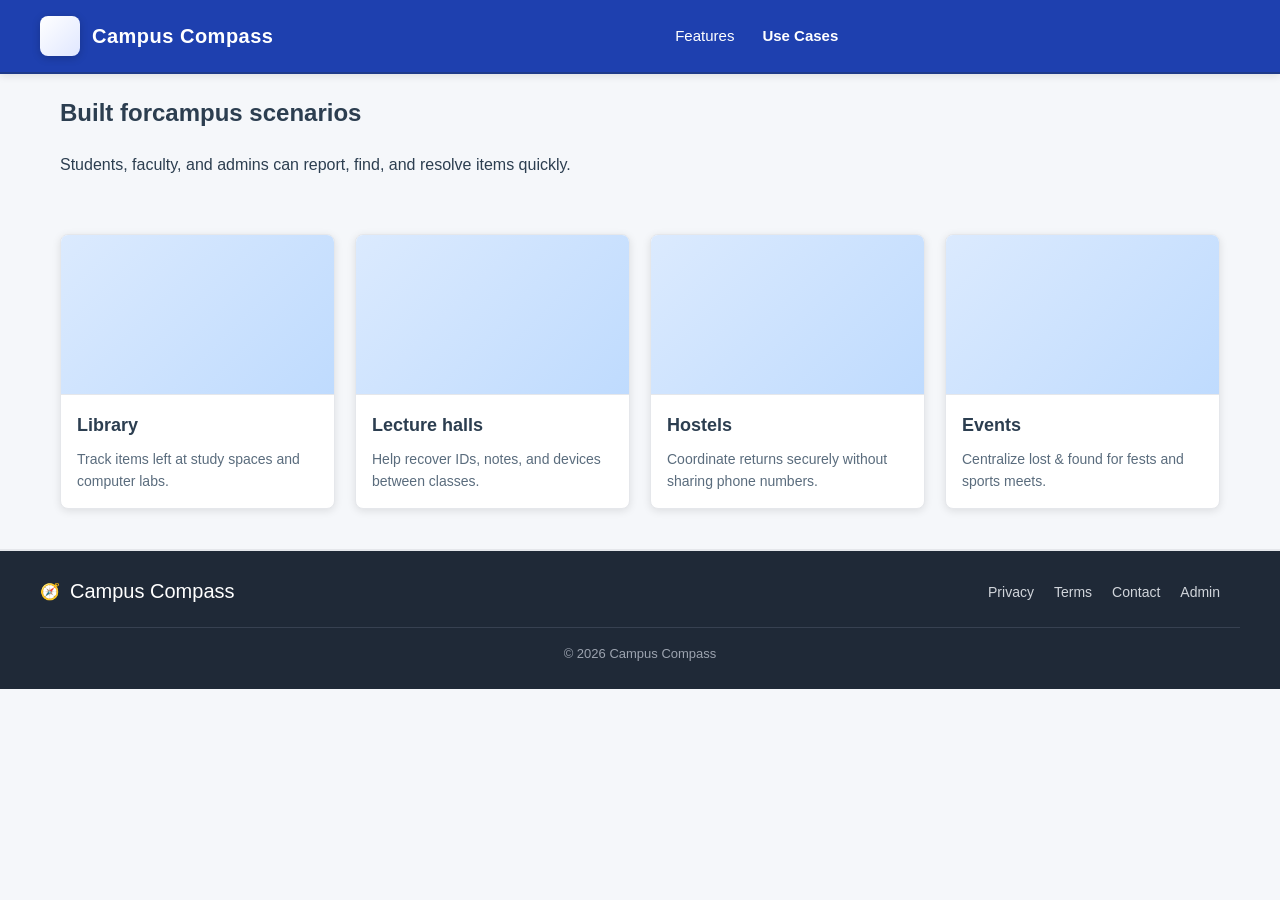
<file: CMforPM/use-cases.html>
<!DOCTYPE html>
<html lang="en">
  <head>
    <meta charset="utf-8" />
    <meta name="viewport" content="width=device-width, initial-scale=1" />
    <title>Campus Compass — Use Cases</title>
    <link rel="preconnect" href="https://fonts.googleapis.com" />
    <link rel="preconnect" href="https://fonts.gstatic.com" crossorigin />
    <link href="https://fonts.googleapis.com/css2?family=Inter:wght@400;500;600;700&display=swap" rel="stylesheet" />
    <link rel="stylesheet" href="assets/css/styles.css" />
    <script defer src="assets/js/main.js"></script>
  </head>
  <body>
    <header class="site-header">
      <div class="container header-inner">
        <a class="brand" href="home.html" aria-label="Campus Compass home">
          <span class="brand-logo" aria-hidden="true"></span>
          <span class="brand-name">Campus Compass</span>
        </a>
        <nav class="nav" aria-label="Primary">
          <ul class="nav-list">
            <li><a href="features.html">Features</a></li>
            <li><a aria-current="page" href="use-cases.html">Use Cases</a></li>
          </ul>
        </nav>
        <div class="auth-actions"></div>
      </div>
    </header>

    <main>
      <section class="hero hero-center">
        <div class="container hero-stack">
          <h1 class="display"><span>Built for</span><span class="accent">campus scenarios</span></h1>
          <p class="subhead">Students, faculty, and admins can report, find, and resolve items quickly.</p>
        </div>
      </section>
      <section class="featured">
        <div class="container">
          <div class="card-grid">
            <article class="item-card"><div class="item-thumb"></div><div class="item-body"><h3 class="item-title">Library</h3><p class="item-meta">Track items left at study spaces and computer labs.</p></div></article>
            <article class="item-card"><div class="item-thumb"></div><div class="item-body"><h3 class="item-title">Lecture halls</h3><p class="item-meta">Help recover IDs, notes, and devices between classes.</p></div></article>
            <article class="item-card"><div class="item-thumb"></div><div class="item-body"><h3 class="item-title">Hostels</h3><p class="item-meta">Coordinate returns securely without sharing phone numbers.</p></div></article>
            <article class="item-card"><div class="item-thumb"></div><div class="item-body"><h3 class="item-title">Events</h3><p class="item-meta">Centralize lost & found for fests and sports meets.</p></div></article>
          </div>
        </div>
      </section>
    </main>

    <footer class="site-footer">
      <div class="container footer-inner">
        <div class="footer-brand"><span class="brand-mark" aria-hidden="true">🧭</span><span class="brand-name">Campus Compass</span></div>
        <nav aria-label="Footer">
          <ul class="footer-nav"><li><a href="#">Privacy</a></li><li><a href="#">Terms</a></li><li><a href="#">Contact</a></li><li><a href="admin.html">Admin</a></li></ul>
        </nav>
        <p class="copyright">© <span id="year"></span> Campus Compass</p>
      </div>
    </footer>
    <script>const yearEl=document.getElementById('year');if(yearEl)yearEl.textContent=String(new Date().getFullYear());</script>
  </body>
  </html>
</file>
<file: CMforPM/assets/css/styles.css>
/*
  Campus Compass — Institutional Portal Styles
  Matching CMP College Admission Portal Design
*/

:root {
  --bg: #f5f7fa;
  --bg-elev: #ffffff;
  --text: #2c3e50;
  --text-dim: #5a6c7d;
  --primary: #1e40af;
  --primary-600: #1e3a8a;
  --primary-light: #3b82f6;
  --secondary: #059669;
  --border: #e5e7eb;
  --border-dark: #d1d5db;
  --card: #ffffff;
  --shadow: 0 2px 8px rgba(0, 0, 0, 0.1);
  --shadow-lg: 0 4px 16px rgba(0, 0, 0, 0.15);
  --radius: 8px;
  --header-bg: #1e40af;
}

* { box-sizing: border-box; }
html, body { height: 100%; }
body {
  margin: 0;
  font-family: 'Segoe UI', Tahoma, Geneva, Verdana, sans-serif;
  color: var(--text);
  background: var(--bg);
  line-height: 1.6;
}

.visually-hidden {
  position: absolute;
  width: 1px;
  height: 1px;
  padding: 0;
  margin: -1px;
  overflow: hidden;
  clip: rect(0, 0, 0, 0);
  white-space: nowrap;
  border: 0;
}

.container {
  width: min(1200px, 95%);
  margin-inline: auto;
  padding: 0 20px;
}

/* Header */
.site-header {
  position: sticky;
  top: 0;
  z-index: 50;
  background: var(--header-bg);
  border-bottom: 2px solid var(--primary-600);
  box-shadow: var(--shadow);
}

.header-inner {
  display: flex;
  align-items: center;
  justify-content: space-between;
  padding: 16px 0;
}

.brand {
  display: inline-flex;
  align-items: center;
  gap: 12px;
  color: #ffffff;
  text-decoration: none;
  font-weight: 700;
  font-size: 20px;
  letter-spacing: 0.5px;
}

.brand-logo {
  width: 40px;
  height: 40px;
  border-radius: 8px;
  background: linear-gradient(135deg, #ffffff, #e0e7ff);
  box-shadow: 0 2px 8px rgba(0,0,0,0.2);
  display: grid;
  place-items: center;
  font-size: 24px;
}

.brand-name { font-size: 20px; color: #ffffff; }

.nav-list {
  display: flex;
  gap: 28px;
  list-style: none;
  margin: 0;
  padding: 0;
}

.nav-list a {
  color: #ffffff;
  text-decoration: none;
  font-weight: 500;
  font-size: 15px;
  transition: opacity 0.2s;
}

.nav-list a:hover { opacity: 0.9; text-decoration: underline; }
.nav-list a[aria-current="page"] { font-weight: 700; }

.auth-actions { display: flex; align-items: center; gap: 16px; }
.btn-pill { border-radius: 6px; padding-inline: 20px; }
.btn-cta { background: #ffffff; color: var(--primary); border: none; font-weight: 600; }
.btn-cta:hover { background: #f3f4f6; }
.link.dim { color: rgba(255,255,255,0.9); text-decoration: none; }
.link.dim:hover { color: #ffffff; text-decoration: underline; }

/* Buttons */
.btn {
  display: inline-flex;
  align-items: center;
  justify-content: center;
  gap: 8px;
  padding: 10px 20px;
  border-radius: 6px;
  border: 1px solid transparent;
  font-weight: 600;
  font-size: 15px;
  text-decoration: none;
  cursor: pointer;
  transition: all 0.2s ease;
}

.btn:hover { transform: translateY(-1px); box-shadow: var(--shadow); }
.btn:active { transform: translateY(0); }
.btn:focus-visible { outline: 2px solid var(--primary); outline-offset: 2px; }

.btn-sm { padding: 8px 16px; font-size: 14px; }

.btn-primary { background: var(--primary); color: white; border-color: var(--primary); }
.btn-primary:hover { background: var(--primary-600); border-color: var(--primary-600); }

.btn-secondary { background: var(--secondary); color: white; border-color: var(--secondary); }
.btn-secondary:hover { background: #047857; border-color: #047857; }

.btn-outline { background: transparent; color: var(--text); border-color: var(--border-dark); }
.btn-outline:hover { background: var(--bg); border-color: var(--text-dim); }

.user-pill { 
  display: inline-flex; 
  align-items: center; 
  gap: 6px; 
  padding: 6px 12px; 
  border-radius: 6px; 
  background: rgba(255,255,255,0.2); 
  border: 1px solid rgba(255,255,255,0.3); 
  color: #ffffff; 
  font-weight: 600; 
  font-size: 14px;
}

.link { color: var(--primary); text-decoration: none; font-weight: 500; }
.link:hover { text-decoration: underline; }

/* Hero - Institutional Layout */
.hero-institutional {
  padding: 40px 0 60px;
  background: linear-gradient(to bottom, #ffffff, #f9fafb);
}

.hero-grid {
  display: grid;
  grid-template-columns: 1.5fr 1fr;
  gap: 40px;
  align-items: start;
}

.hero-content {
  display: grid;
  gap: 24px;
}

.hero-title {
  font-size: clamp(32px, 4vw, 42px);
  font-weight: 700;
  margin: 0;
  color: var(--primary);
  letter-spacing: -0.5px;
}

.hero-subtitle {
  font-size: clamp(18px, 2vw, 22px);
  color: var(--text);
  font-weight: 600;
  margin: -8px 0 0;
}

.hero-description {
  font-size: 16px;
  color: var(--text-dim);
  line-height: 1.7;
  margin: 0;
}

/* Notices Section */
.notices-section {
  margin-top: 24px;
  background: var(--card);
  border: 1px solid var(--border);
  border-radius: var(--radius);
  padding: 20px;
  box-shadow: var(--shadow);
}

.notices-section h2 {
  margin: 0 0 16px;
  font-size: 20px;
  color: var(--primary);
  font-weight: 700;
  border-bottom: 2px solid var(--border);
  padding-bottom: 10px;
}

.notice-list {
  display: grid;
  gap: 12px;
}

.notice-item {
  padding: 12px 16px;
  background: #fef3c7;
  border-left: 4px solid #f59e0b;
  border-radius: 4px;
  font-size: 14px;
  color: var(--text);
  line-height: 1.6;
}

.notice-item strong {
  color: #92400e;
  font-weight: 700;
}

/* Login Sidebar */
.login-sidebar {
  display: grid;
  gap: 20px;
  position: sticky;
  top: 100px;
}

.login-box, .register-box {
  background: var(--card);
  border: 1px solid var(--border);
  border-radius: var(--radius);
  padding: 24px;
  box-shadow: var(--shadow-lg);
}

.login-box h2, .register-box h3 {
  margin: 0 0 20px;
  font-size: 22px;
  color: var(--primary);
  font-weight: 700;
  border-bottom: 2px solid var(--border);
  padding-bottom: 12px;
}

.register-box h3 {
  font-size: 18px;
}

.register-note {
  margin: -12px 0 16px;
  font-size: 12px;
  color: var(--text-dim);
  font-style: italic;
}

/* Auth pages */
.auth { padding: 60px 0; background: var(--bg); }
.auth-container { display: grid; justify-items: center; }
.auth-card { 
  width: min(480px, 92%); 
  background: var(--card); 
  border: 1px solid var(--border); 
  border-radius: var(--radius); 
  box-shadow: var(--shadow-lg); 
  padding: 32px; 
}

.auth-title { margin: 4px 0 8px; font-size: 28px; letter-spacing: -0.5px; color: var(--primary); font-weight: 700; }
.auth-sub { margin: 0 0 20px; color: var(--text-dim); font-size: 15px; }
.auth-form { display: grid; gap: 16px; }
.auth-label { font-weight: 600; font-size: 14px; color: var(--text); margin-bottom: 4px; display: block; }
.auth-form input[type="email"],
.auth-form input[type="password"],
.auth-form input[type="text"],
.auth-form input[type="date"],
.auth-form select { 
  width: 100%; 
  padding: 12px; 
  border-radius: 6px; 
  border: 1px solid var(--border-dark); 
  background: #ffffff; 
  color: var(--text); 
  font-size: 15px;
  transition: border-color 0.2s;
}

.auth-form input:focus,
.auth-form select:focus {
  outline: none;
  border-color: var(--primary);
  box-shadow: 0 0 0 3px rgba(30, 64, 175, 0.1);
}

.auth-submit { width: 100%; margin-top: 8px; }
.auth-alt { margin: 12px 0 0; color: var(--text-dim); text-align: center; font-size: 14px; }
.auth-check { display: inline-flex; align-items: center; gap: 8px; color: var(--text); font-size: 14px; margin-top: 4px; }
.auth-check input[type="checkbox"] { width: 18px; height: 18px; cursor: pointer; }
.password-field { position: relative; }
.pw-toggle { 
  position: absolute; 
  right: 12px; 
  top: 38px; 
  background: transparent; 
  border: 0; 
  color: var(--primary); 
  cursor: pointer; 
  font-size: 13px;
  font-weight: 600;
}
.pw-toggle:hover { text-decoration: underline; }

/* How It Works Section */
.how-it-works {
  padding: 60px 0;
  background: #ffffff;
  border-top: 1px solid var(--border);
  border-bottom: 1px solid var(--border);
}

.section-title {
  font-size: clamp(28px, 3vw, 32px);
  font-weight: 700;
  text-align: center;
  margin: 0 0 8px;
  color: var(--primary);
  letter-spacing: -0.5px;
}

.section-subtitle {
  text-align: center;
  color: var(--text-dim);
  margin: 0 0 40px;
  font-size: 14px;
  font-style: italic;
}

.steps-grid {
  display: grid;
  grid-template-columns: repeat(3, 1fr);
  gap: 24px;
  margin-top: 40px;
}

.step-card {
  background: var(--card);
  border: 1px solid var(--border);
  border-radius: var(--radius);
  padding: 28px;
  text-align: center;
  position: relative;
  transition: transform 0.2s ease, box-shadow 0.2s ease;
  box-shadow: var(--shadow);
}

.step-card:hover {
  transform: translateY(-4px);
  box-shadow: var(--shadow-lg);
  border-color: var(--primary-light);
}

.step-number {
  width: 60px;
  height: 60px;
  border-radius: 50%;
  background: linear-gradient(135deg, var(--primary), var(--primary-600));
  color: #fff;
  display: grid;
  place-items: center;
  font-size: 24px;
  font-weight: 700;
  margin: 0 auto 16px;
  box-shadow: 0 4px 12px rgba(30, 64, 175, 0.3);
}

.step-card h3 {
  margin: 0 0 12px;
  font-size: 18px;
  color: var(--primary);
  font-weight: 600;
}

.step-card p {
  margin: 0;
  font-size: 14px;
  color: var(--text-dim);
  line-height: 1.6;
}

/* Downloads Section */
.downloads-section {
  padding: 60px 0;
  background: var(--bg);
}

.download-list {
  list-style: none;
  margin: 0;
  padding: 0;
  display: grid;
  grid-template-columns: repeat(auto-fit, minmax(250px, 1fr));
  gap: 16px;
}

.download-link {
  display: block;
  padding: 16px 20px;
  background: var(--card);
  border: 1px solid var(--border);
  border-radius: var(--radius);
  color: var(--text);
  text-decoration: none;
  transition: all 0.2s ease;
  box-shadow: var(--shadow);
}

.download-link:hover {
  background: #f9fafb;
  border-color: var(--primary);
  transform: translateX(4px);
  box-shadow: var(--shadow-lg);
}

/* Contact Section */
.contact-section {
  padding: 60px 0;
  background: #ffffff;
  border-top: 1px solid var(--border);
}

.contact-grid {
  display: grid;
  grid-template-columns: repeat(3, 1fr);
  gap: 32px;
  margin-top: 40px;
}

.contact-item {
  text-align: center;
  padding: 24px;
  background: var(--bg);
  border-radius: var(--radius);
  border: 1px solid var(--border);
}

.contact-item h3 {
  margin: 0 0 12px;
  font-size: 20px;
  color: var(--primary);
  font-weight: 700;
}

.contact-item p {
  margin: 0;
  font-size: 14px;
  color: var(--text-dim);
  line-height: 1.8;
}

/* Footer */
.site-footer {
  border-top: 2px solid var(--border);
  background: #1f2937;
  color: #e5e7eb;
}

.footer-inner {
  display: grid;
  grid-template-columns: 1fr auto auto;
  align-items: center;
  gap: 20px;
  padding: 24px 0;
}

.footer-brand {
  display: inline-flex;
  align-items: center;
  gap: 10px;
  color: #e5e7eb;
}

.footer-nav {
  list-style: none;
  display: flex;
  gap: 20px;
  margin: 0;
  padding: 0;
}

.footer-nav a {
  color: #d1d5db;
  text-decoration: none;
  font-size: 14px;
}

.footer-nav a:hover {
  color: #ffffff;
  text-decoration: underline;
}

.copyright {
  margin: 0;
  font-size: 13px;
  color: #9ca3af;
  text-align: center;
  grid-column: 1 / -1;
  padding-top: 16px;
  border-top: 1px solid #374151;
}

/* Admin */
.admin { padding: 40px 0; background: var(--bg); }
.admin-grid { display: grid; grid-template-columns: 2fr 1fr 1fr; gap: 20px; margin-top: 20px; }
.admin-card { background: var(--card); border: 1px solid var(--border); border-radius: var(--radius); padding: 20px; box-shadow: var(--shadow); }
.admin-card h2 { margin: 0 0 16px; font-size: 18px; color: var(--primary); font-weight: 700; }
.admin-table { width: 100%; border-collapse: collapse; font-size: 14px; }
.admin-table th, .admin-table td { padding: 12px; border-bottom: 1px solid var(--border); text-align: left; }
.admin-table th { background: var(--bg); color: var(--primary); font-weight: 600; }
.admin-list { margin: 0; padding-left: 20px; color: var(--text-dim); line-height: 1.8; }

/* Categories */
.categories { padding: 40px 0; background: #ffffff; }
.categories h2 { margin: 0 0 20px; font-size: 24px; color: var(--primary); font-weight: 700; }
.category-grid { list-style: none; margin: 0; padding: 0; display: grid; grid-template-columns: repeat(6, 1fr); gap: 16px; }
.category-card { display: block; padding: 20px; border-radius: var(--radius); background: var(--card); border: 1px solid var(--border); color: var(--text); text-decoration: none; text-align: center; box-shadow: var(--shadow); transition: all 0.2s; }
.category-card:hover { background: #f9fafb; border-color: var(--primary); transform: translateY(-2px); box-shadow: var(--shadow-lg); }

/* Featured */
.featured { padding: 40px 0; background: var(--bg); }
.section-head { display: flex; justify-content: space-between; align-items: flex-end; margin-bottom: 20px; }
.section-head h2 { margin: 0; font-size: 24px; color: var(--primary); font-weight: 700; }
.filters { display: grid; grid-template-columns: 1fr 200px 200px auto; gap: 12px; padding: 16px; background: var(--card); border: 1px solid var(--border); border-radius: var(--radius); margin: 20px 0; box-shadow: var(--shadow); }
.filters input, .filters select { width: 100%; padding: 12px; border-radius: 6px; border: 1px solid var(--border-dark); background: #ffffff; color: var(--text); outline: none; font-size: 14px; }
.filters input::placeholder { color: #9ca3af; }
.filters input:focus, .filters select:focus { border-color: var(--primary); box-shadow: 0 0 0 3px rgba(30, 64, 175, 0.1); }
.card-grid { display: grid; grid-template-columns: repeat(4, 1fr); gap: 20px; }
.item-card { background: var(--card); border: 1px solid var(--border); border-radius: var(--radius); overflow: hidden; box-shadow: var(--shadow); display: grid; grid-template-rows: 160px auto; transition: all 0.2s; }
.item-card:hover { box-shadow: var(--shadow-lg); transform: translateY(-2px); }
.item-thumb { background: linear-gradient(135deg, #dbeafe, #bfdbfe); border-bottom: 1px solid var(--border); }
.item-body { padding: 16px; display: grid; gap: 8px; }
.item-title { margin: 0; font-size: 18px; color: var(--text); font-weight: 600; }
.item-meta { margin: 0; color: var(--text-dim); font-size: 14px; }

/* How it works (old style - keeping for compatibility) */
.how { padding: 40px 0; background: #ffffff; }
.how h2 { margin: 0 0 20px; font-size: 24px; color: var(--primary); font-weight: 700; }
.steps { display: grid; grid-template-columns: repeat(4, 1fr); gap: 20px; counter-reset: step; list-style: none; margin: 0; padding: 0; }
.steps li { background: var(--card); border: 1px solid var(--border); border-radius: var(--radius); padding: 20px; position: relative; box-shadow: var(--shadow); }
.steps li h3 { margin: 0 0 8px; font-size: 18px; color: var(--primary); font-weight: 600; }
.steps li p { margin: 0; color: var(--text-dim); font-size: 14px; }
.steps li::before { counter-increment: step; content: counter(step); position: absolute; top: -12px; left: -12px; width: 36px; height: 36px; border-radius: 50%; background: var(--primary); color: #fff; display: grid; place-items: center; font-weight: 700; box-shadow: var(--shadow); font-size: 16px; }

/* Dashboard Upload Form */
.upload-form {
  display: grid;
  gap: 16px;
}

.upload-form textarea {
  resize: vertical;
  min-height: 80px;
}

.upload-form input[type="file"] {
  padding: 8px;
  border: 1px solid var(--border-dark);
  border-radius: 6px;
  background: #ffffff;
  font-size: 14px;
}

/* Responsive */
@media (max-width: 1024px) {
  .hero-grid {
    grid-template-columns: 1fr;
  }
  .login-sidebar {
    position: static;
  }
  .steps-grid {
    grid-template-columns: repeat(2, 1fr);
  }
  .contact-grid {
    grid-template-columns: 1fr;
  }
  .admin-grid {
    grid-template-columns: 1fr;
  }
  .category-grid {
    grid-template-columns: repeat(3, 1fr);
  }
  .card-grid {
    grid-template-columns: repeat(2, 1fr);
  }
  .steps {
    grid-template-columns: repeat(2, 1fr);
  }
}

@media (max-width: 640px) {
  .hero-institutional {
    padding: 24px 0 40px;
  }
  .steps-grid {
    grid-template-columns: 1fr;
  }
  .download-list {
    grid-template-columns: 1fr;
  }
  .nav-list {
    gap: 12px;
    font-size: 13px;
  }
  .category-grid {
    grid-template-columns: repeat(2, 1fr);
  }
  .card-grid {
    grid-template-columns: 1fr;
  }
  .footer-inner {
    grid-template-columns: 1fr;
    justify-items: start;
    text-align: left;
  }
  .filters {
    grid-template-columns: 1fr;
  }
}
</file>
